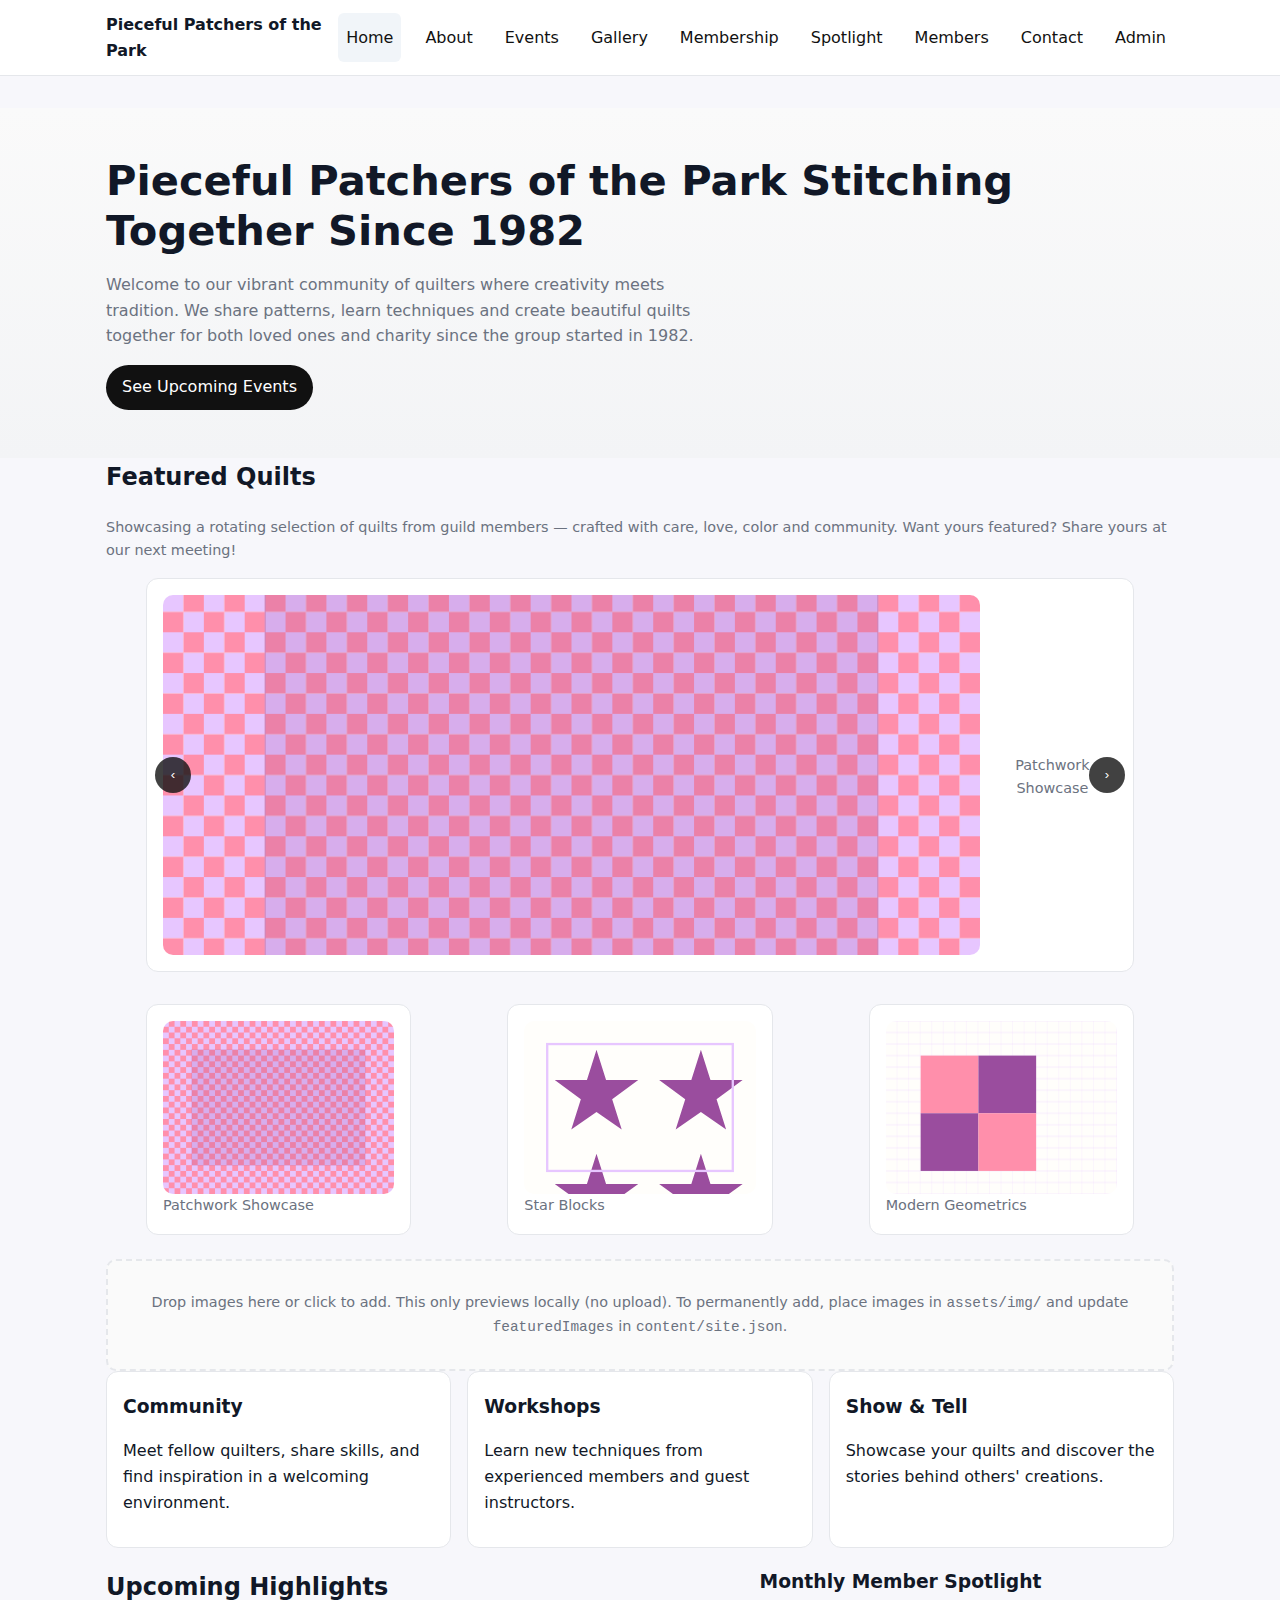
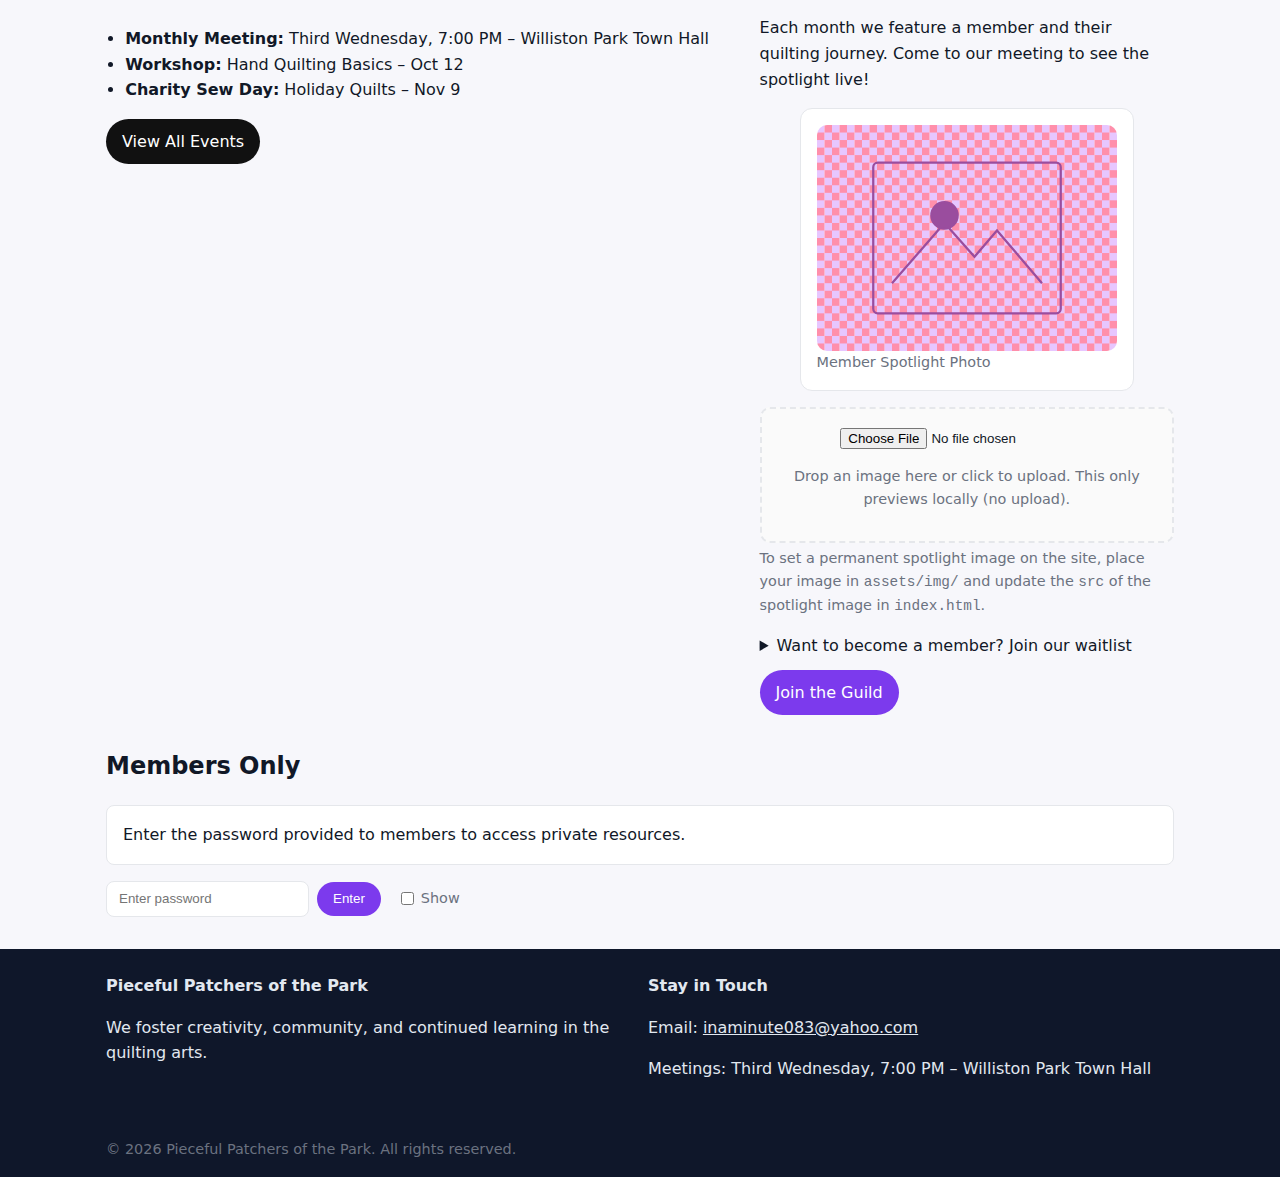
<file: index.html>
<!DOCTYPE html>
<html lang="en">
<head>
  <meta charset="utf-8" />
  <meta name="viewport" content="width=device-width, initial-scale=1" />
  <title>Redirecting…</title>
  <meta http-equiv="refresh" content="0; url=./quilt/" />
  <link rel="canonical" href="./quilt/" />
  <style>
    body{font-family: system-ui, -apple-system, Segoe UI, Roboto, Inter, sans-serif; margin:0; display:grid; place-items:center; min-height:100vh; color:#333}
    .card{border:1px solid #e7e7e7; border-radius:12px; padding:24px; max-width:520px; text-align:center; box-shadow:0 2px 8px rgba(0,0,0,.05)}
    a{color:#6b46c1; text-decoration:none}
    a:hover{text-decoration:underline}
  </style>
  <script>
    // JS redirect as a fallback if meta refresh is blocked
    window.location.replace('./quilt/');
  </script>
</head>
<body>
  <div class="card">
    <h1>Redirecting to Quilt Guild…</h1>
    <p>If you are not redirected automatically, <a href="./quilt/">click here to continue</a>.</p>
  </div>
</body>
</html>
</file>
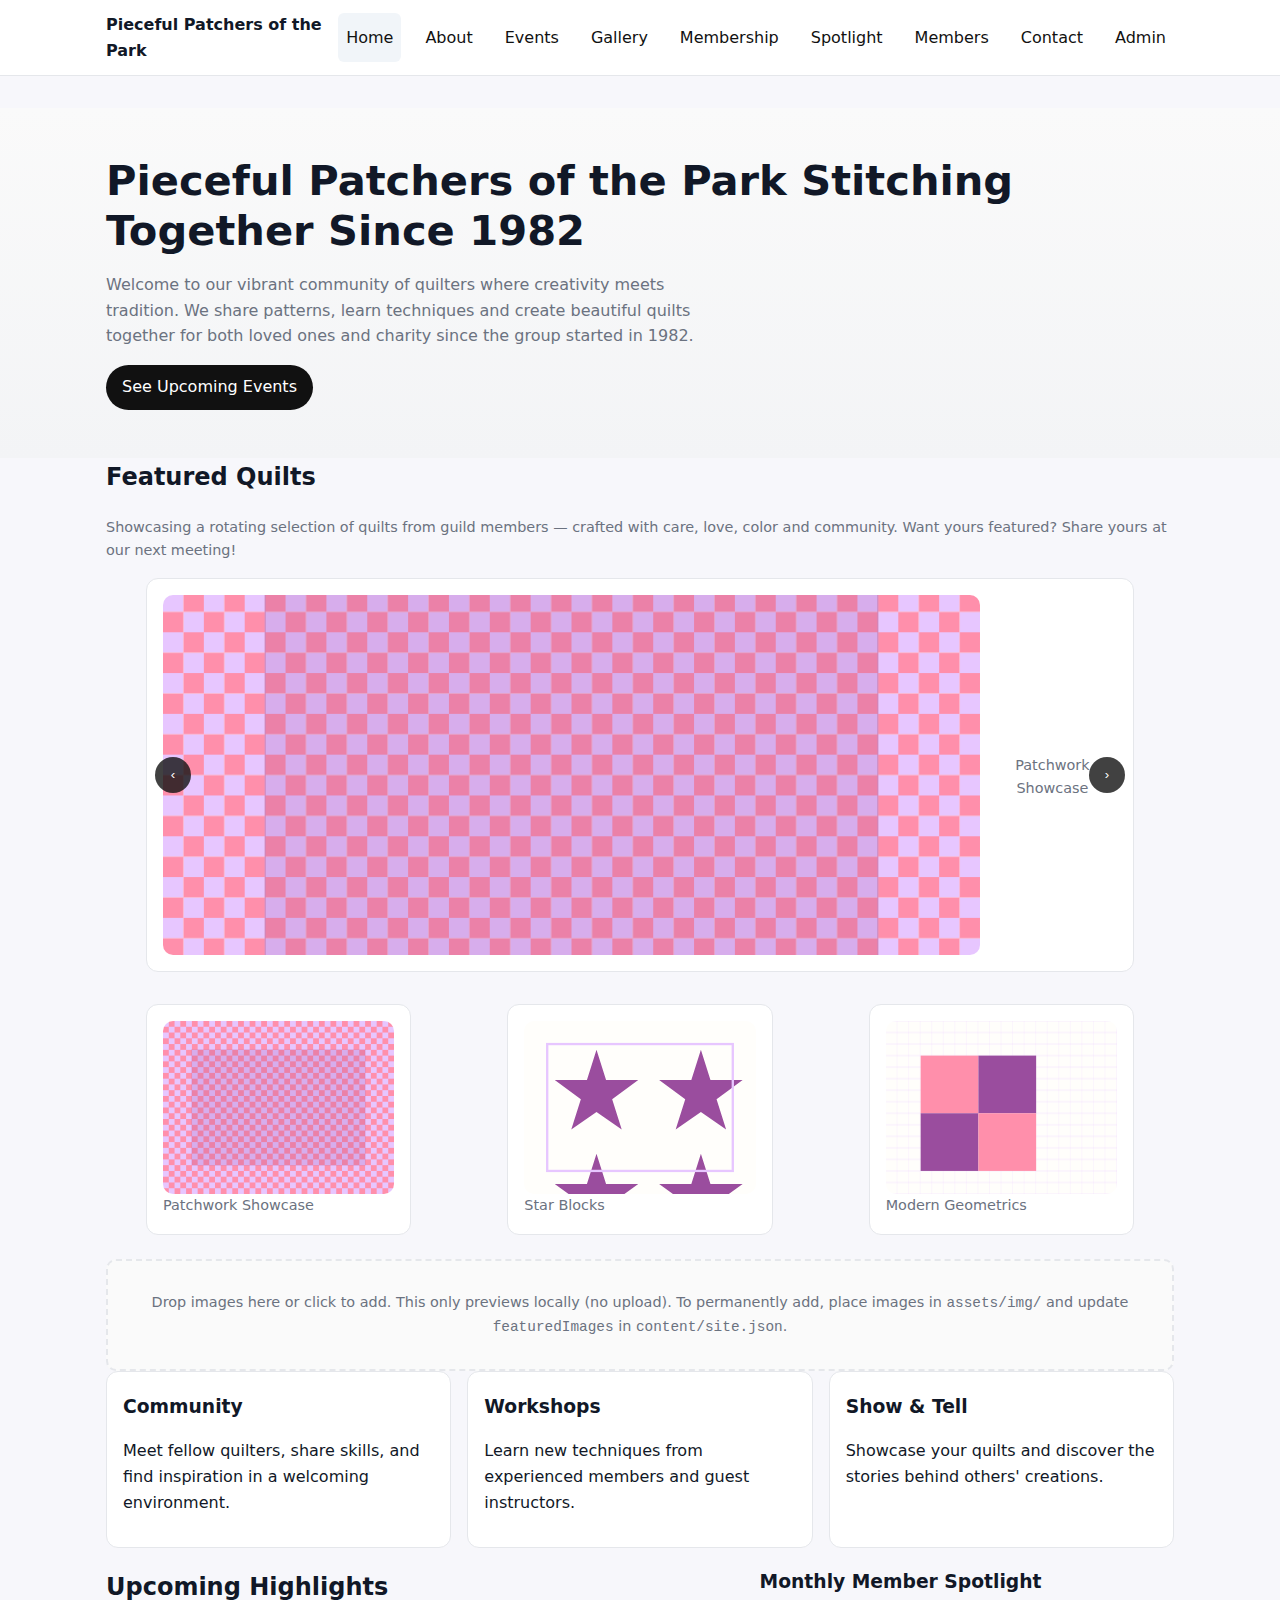
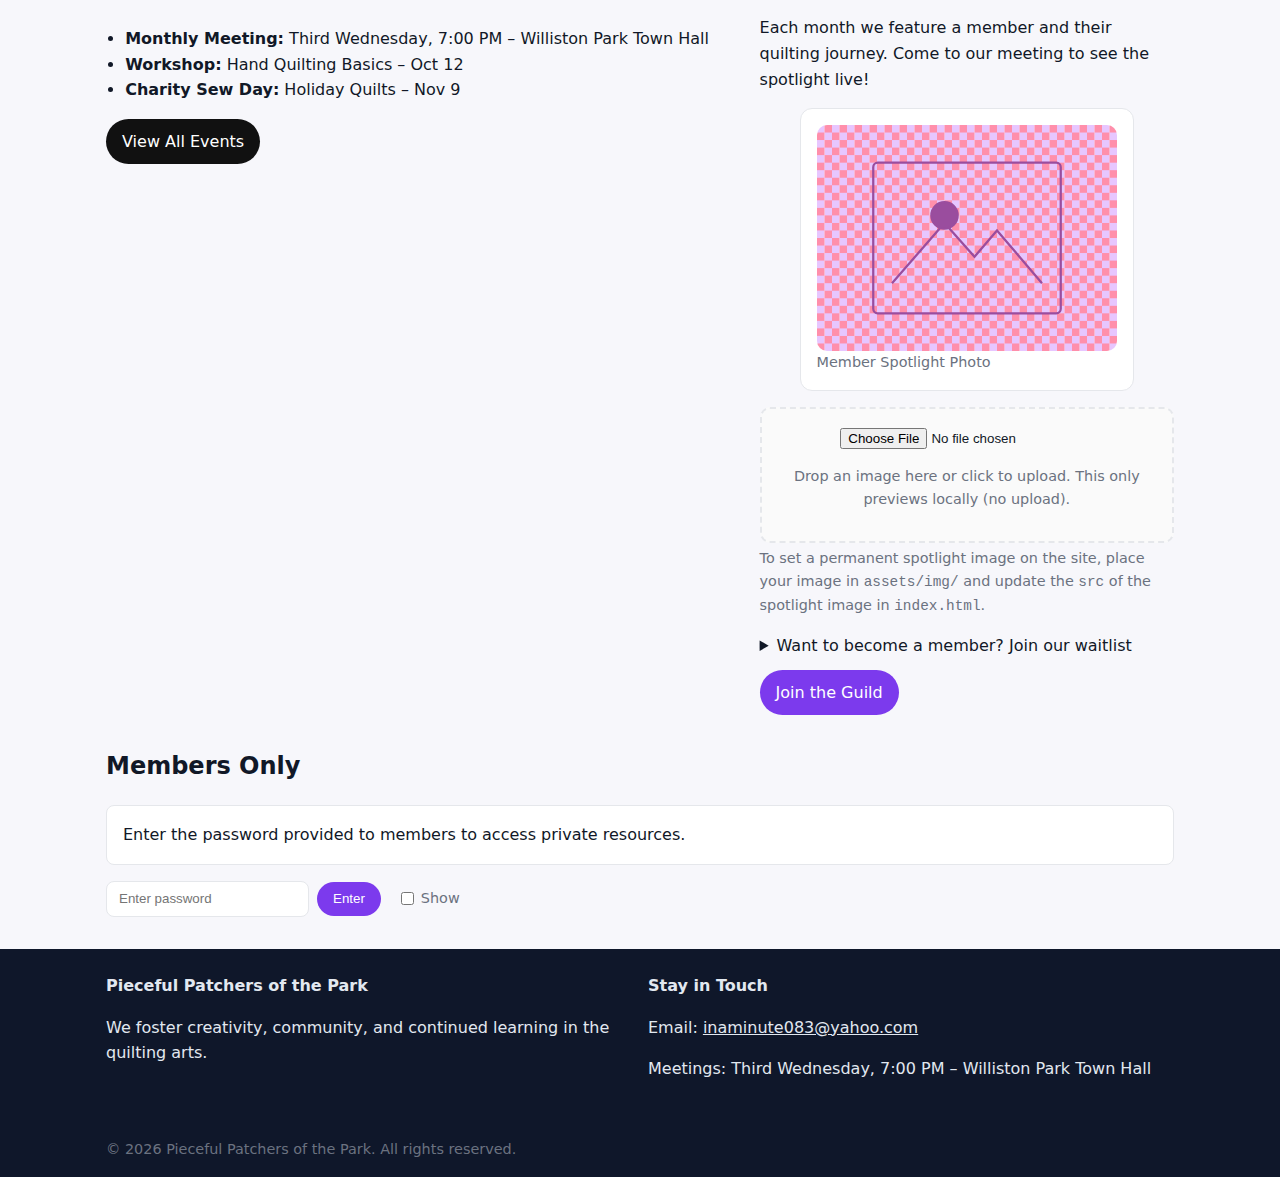
<file: quilt/index.html>
<!DOCTYPE html>
<html lang="en">
<head>
  <meta charset="UTF-8" />
  <meta name="viewport" content="width=device-width, initial-scale=1.0" />
  <title>Pieceful Patchers of the Park | Home</title>
  <meta name="description" content="Pieceful Patchers of the Park: Stitching together since 1982. A vibrant community where creativity meets tradition." />
  <link rel="icon" href="assets/img/favicon.svg" type="image/svg+xml" />
  <meta property="og:type" content="website" />
  <meta property="og:title" content="Pieceful Patchers of the Park" />
  <meta property="og:description" content="Stitching together since 1982. A vibrant community where creativity meets tradition." />
  <meta property="og:image" content="https://piecefulpatchers.com/assets/img/featured1.svg" />
  <meta property="og:url" content="https://piecefulpatchers.com/" />
  <meta name="twitter:card" content="summary_large_image" />
  <link rel="preconnect" href="https://fonts.googleapis.com">
  <link rel="preconnect" href="https://fonts.gstatic.com" crossorigin>
  <link href="https://fonts.googleapis.com/css2?family=Inter:wght@400;600;700&display=swap" rel="stylesheet">
  <link rel="stylesheet" href="assets/css/styles.css" />
</head>
<body>
  <header class="site-header">
    <div class="container flex between center">
      <a class="logo" href="index.html">Pieceful Patchers of the Park</a>
      <button class="nav-toggle" aria-label="Open Menu" aria-expanded="false">☰</button>
      <nav class="site-nav" aria-label="Main Navigation">
        <ul>
          <li><a class="active" href="index.html">Home</a></li>
          <li><a href="about.html">About</a></li>
          <li><a href="events.html">Events</a></li>
          <li><a href="gallery.html">Gallery</a></li>
          <li><a href="membership.html">Membership</a></li>
          <li><a href="spotlight.html">Spotlight</a></li>
          <li><a href="index.html#members-heading">Members</a></li>
          <li><a href="contact.html">Contact</a></li>
          <li><a href="admin/">Admin</a></li>
        </ul>
      </nav>
    </div>
  </header>

  <main>
    <section class="hero">
      <div class="container">
        <h1>
          <span class="hero-title-line1">Pieceful Patchers of the Park</span>
          <span class="hero-title-line2">Stitching Together Since 1982</span>
        </h1>
        <p>Welcome to our vibrant community of quilters where creativity meets tradition. We share patterns, learn techniques and create beautiful quilts together for both loved ones and charity since the group started in 1982.</p>
        <div class="actions">
          <a class="btn" href="events.html">See Upcoming Events</a>
        </div>
      </div>
    </section>

    <section class="container featured">
      <h2>Featured Quilts</h2>
      <p id="featured-tagline" class="tiny">Showcasing a rotating selection of quilts from guild members — crafted with care, love, color and community. Want yours featured? Share yours at our next meeting!</p>
      <figure class="featured-slideshow card" aria-label="Featured slideshow">
        <button class="slide-nav prev" id="feat-prev" aria-label="Previous">‹</button>
        <img id="featured-slide" src="assets/img/featured1.svg" alt="Featured quilt" />
        <figcaption id="featured-slide-caption" class="tiny">Patchwork Showcase</figcaption>
        <button class="slide-nav next" id="feat-next" aria-label="Next">›</button>
      </figure>
      <div class="featured-grid">
        <figure class="card"><img src="assets/img/featured1.svg" alt="Colorful patchwork quilt" /><figcaption class="tiny">Patchwork Showcase</figcaption></figure>
        <figure class="card"><img src="assets/img/featured2.svg" alt="Star block quilt" /><figcaption class="tiny">Star Blocks</figcaption></figure>
        <figure class="card"><img src="assets/img/featured3.svg" alt="Modern geometric quilt" /><figcaption class="tiny">Modern Geometrics</figcaption></figure>
      </div>
      <div class="dropzone" id="featured-dropzone">
        <input type="file" id="featured-upload" accept="image/*" multiple aria-label="Add more featured images" style="display:none" />
        <p class="tiny">Drop images here or click to add. This only previews locally (no upload). To permanently add, place images in <code>assets/img/</code> and update <code>featuredImages</code> in <code>content/site.json</code>.</p>
      </div>
    </section>

    <section class="features container grid three">
      <article class="card">
        <h3>Community</h3>
        <p>Meet fellow quilters, share skills, and find inspiration in a welcoming environment.</p>
      </article>
      <article class="card">
        <h3>Workshops</h3>
        <p>Learn new techniques from experienced members and guest instructors.</p>
      </article>
      <article class="card">
        <h3>Show & Tell</h3>
        <p>Showcase your quilts and discover the stories behind others' creations.</p>
      </article>
    </section>

    <section class="container split">
      <div>
        <h2>Upcoming Highlights</h2>
        <ul class="list">
          <li id="meeting-line"><strong>Monthly Meeting:</strong> Third Wednesday, 7:00 PM – Williston Park Town Hall</li>
          <li><strong>Workshop:</strong> Hand Quilting Basics – Oct 12</li>
          <li><strong>Charity Sew Day:</strong> Holiday Quilts – Nov 9</li>
        </ul>
        <a class="btn" href="events.html">View All Events</a>
      </div>
      <div class="callout">
        <h3>Monthly Member Spotlight</h3>
        <p id="spotlight-bio">Each month we feature a member and their quilting journey. Come to our meeting to see the spotlight live!</p>

        <figure class="spotlight-photo card">
          <img id="spotlight-image" src="assets/img/spotlight-placeholder.svg" alt="Member spotlight quilt or portrait placeholder" />
          <figcaption class="tiny">Member Spotlight Photo</figcaption>
        </figure>

        <div class="dropzone" id="spotlight-dropzone">
          <input type="file" id="spotlight-upload" accept="image/*" aria-label="Upload spotlight image" />
          <p class="tiny">Drop an image here or click to upload. This only previews locally (no upload).</p>
        </div>
        <p class="tiny" style="margin-top:.25rem">To set a permanent spotlight image on the site, place your image in <code>assets/img/</code> and update the <code>src</code> of the spotlight image in <code>index.html</code>.</p>

        <details class="waitlist" aria-labelledby="waitlist-summary">
          <summary id="waitlist-summary">Want to become a member? Join our waitlist</summary>
          <form name="waitlist" method="GET" action="mailto:inaminute083@yahoo.com" enctype="text/plain" class="waitlist-form" style="margin-top: .75rem;">

            <div class="grid two">
              <label>
                Full Name
                <input type="text" name="full_name" required />
              </label>
              <label>
                Email
                <input type="email" name="email" required />
              </label>
              <label>
                Address Line 1
                <input type="text" name="address_line1" required />
              </label>
              <label>
                Address Line 2 (optional)
                <input type="text" name="address_line2" />
              </label>
              <label>
                City
                <input type="text" name="city" required />
              </label>
              <label>
                State / Province
                <input type="text" name="state" required />
              </label>
              <label>
                ZIP / Postal Code
                <input type="text" name="zip" required />
              </label>
              <label>
                How did you hear about us?
                <select name="referral" required>
                  <option value="">Select one…</option>
                  <option>Friend/Member</option>
                  <option>Social Media</option>
                  <option>Event</option>
                  <option>Search/Website</option>
                  <option>Other</option>
                </select>
              </label>
            </div>

            <label>
              Additional Notes
              <textarea name="notes" rows="4" placeholder="Tell us about your quilting experience or interests"></textarea>
            </label>

            <button class="btn primary" type="submit">Join Waitlist</button>
            <p class="tiny" style="margin-top:.5rem">After you submit, your email app will open to send us your details. We also copy your message to the clipboard in case your mail app doesn’t open automatically.</p>
          </form>
        </details>

        <div style="margin-top: .75rem;">
          <a class="btn primary" href="membership.html">Join the Guild</a>
        </div>
      </div>
    </section>
  </main>

  <section class="container members" aria-labelledby="members-heading">
    <h2 id="members-heading">Members Only</h2>
    <p class="notice">Enter the password provided to members to access private resources.</p>
    <div class="gate" id="members-gate">
      <label for="members-password" class="sr-only">Password</label>
      <input type="password" id="members-password" placeholder="Enter password" aria-label="Members password" />
      <button class="btn primary" id="members-enter">Enter</button>
      <label class="tiny" style="display:inline-flex; align-items:center; gap:.25rem; margin-left:.5rem;">
        <input type="checkbox" id="members-show" aria-label="Show password" /> Show
      </label>
      <span id="members-caps" class="tiny" style="color:#92400e; display:none; margin-left:.5rem;">Caps Lock is ON</span>
      <span id="members-error" class="tiny" style="color:#c2410c; display:none; margin-left:.5rem;">Incorrect password. Please try again.</span>
    </div>
    <div class="content hidden" id="members-content">
      <div class="grid two">
        <div class="card">
          <h3>Newsletter Archive</h3>
          <ul class="list">
            <li><a href="#">September 2025</a></li>
            <li><a href="#">August 2025</a></li>
            <li><a href="#">July 2025</a></li>
          </ul>
        </div>
        <div class="card">
          <h3>Member Resources</h3>
          <ul class="list">
            <li><a href="#">Bylaws (PDF)</a></li>
            <li><a href="#">Block of the Month Instructions</a></li>
            <li><a href="#">Volunteer Sign-ups</a></li>
          </ul>
        </div>
        <div class="card">
          <h3>Patterns</h3>
          <p class="tiny">Go to members area → Patterns tab to view and download pattern PDFs.</p>
          <a class="btn" href="resources.html#tab=patterns">Open Patterns</a>
        </div>
        <div class="card">
          <h3>Charity</h3>
          <p class="tiny">Guidelines and sizes for our charity quilt projects.</p>
          <a class="btn" href="resources.html#tab=charity">Open Charity</a>
        </div>
      </div>
      <div style="margin-top: .75rem; display:flex; gap:.5rem; flex-wrap:wrap;">
        <a class="btn" href="newsletters.html">View Newsletters</a>
        <a class="btn" href="resources.html">Member Resources</a>
        <a class="btn" href="resources.html#tab=patterns">Patterns</a>
        <a class="btn" href="resources.html#tab=charity">Charity</a>
        <a class="btn" href="hospitality.html">Hospitality &amp; Dark Horse</a>
      </div>
      <div style="margin-top: .5rem;">
        <button class="btn" id="members-logout" type="button">Logout</button>
      </div>
    </div>
  </section>

  <footer class="site-footer">
    <div class="container grid two">
      <div>
        <h4>Pieceful Patchers of the Park</h4>
        <p>We foster creativity, community, and continued learning in the quilting arts.</p>
      </div>
      <div>
        <h4>Stay in Touch</h4>
        <p>Email: <a href="mailto:inaminute083@yahoo.com">inaminute083@yahoo.com</a></p>
        <p>Meetings: Third Wednesday, 7:00 PM – Williston Park Town Hall</p>
      </div>
    </div>
    <div class="container tiny">© <span id="year"></span> Pieceful Patchers of the Park. All rights reserved.</div>
  </footer>

  <script src="assets/js/main.js?v=20251003-2014"></script>
  <!-- Netlify Identity widget to handle email confirmation redirects and login -->
  <script src="https://identity.netlify.com/v1/netlify-identity-widget.js"></script>
  <script>
    if (window.netlifyIdentity) {
      window.netlifyIdentity.on('init', function(user){
        if (!user) {
          window.netlifyIdentity.on('login', function(){ document.location.href = '/admin/'; });
        }
      });
    }
  </script>
</body>
</html>
</file>
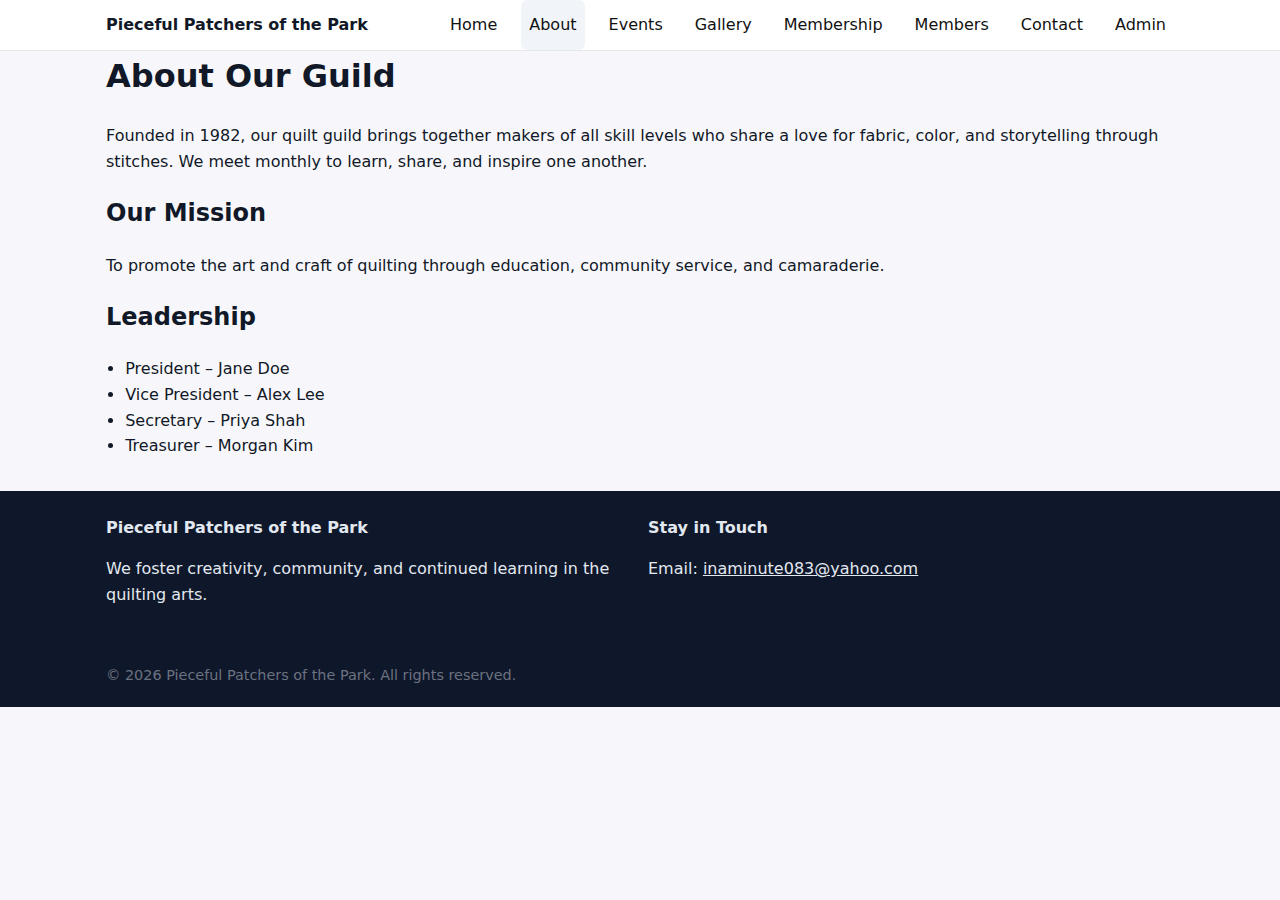
<file: quilt/about.html>
<!DOCTYPE html>
<html lang="en">
<head>
  <meta charset="UTF-8" />
  <meta name="viewport" content="width=device-width, initial-scale=1.0" />
  <title>Pieceful Patchers of the Park | About</title>
  <meta name="description" content="About Pieceful Patchers of the Park — founded in 1982 to foster creativity, community, and quilting arts." />
  <link rel="icon" href="assets/img/favicon.svg" type="image/svg+xml" />
  <meta property="og:type" content="website" />
  <meta property="og:title" content="About | Pieceful Patchers of the Park" />
  <meta property="og:description" content="Founded in 1982. Learn about our mission and community." />
  <meta property="og:image" content="https://piecefulpatchers.com/assets/img/featured2.svg" />
  <meta property="og:url" content="https://piecefulpatchers.com/about.html" />
  <meta name="twitter:card" content="summary_large_image" />
  <link rel="preconnect" href="https://fonts.googleapis.com">
  <link rel="preconnect" href="https://fonts.gstatic.com" crossorigin>
  <link href="https://fonts.googleapis.com/css2?family=Inter:wght@400;600;700&display=swap" rel="stylesheet">
  <link rel="stylesheet" href="assets/css/styles.css" />
</head>
<body>
  <header class="site-header">
    <div class="container flex between center">
      <a class="logo" href="index.html">Pieceful Patchers of the Park</a>
      <button class="nav-toggle" aria-label="Open Menu" aria-expanded="false">☰</button>
      <nav class="site-nav" aria-label="Main Navigation">
        <ul>
          <li><a href="index.html">Home</a></li>
          <li><a class="active" href="about.html">About</a></li>
          <li><a href="events.html">Events</a></li>
          <li><a href="gallery.html">Gallery</a></li>
          <li><a href="membership.html">Membership</a></li>
          <li><a href="index.html#members-heading">Members</a></li>
          <li><a href="contact.html">Contact</a></li>
          <li><a href="admin/">Admin</a></li>
        </ul>
      </nav>
    </div>
  </header>

  <main class="container page">
    <h1>About Our Guild</h1>
    <p>Founded in 1982, our quilt guild brings together makers of all skill levels who share a love for fabric, color, and storytelling through stitches. We meet monthly to learn, share, and inspire one another.</p>

    <h2>Our Mission</h2>
    <p>To promote the art and craft of quilting through education, community service, and camaraderie.</p>

    <h2>Leadership</h2>
    <ul class="list">
      <li>President – Jane Doe</li>
      <li>Vice President – Alex Lee</li>
      <li>Secretary – Priya Shah</li>
      <li>Treasurer – Morgan Kim</li>
    </ul>
  </main>

  <footer class="site-footer">
    <div class="container grid two">
      <div>
        <h4>Pieceful Patchers of the Park</h4>
        <p>We foster creativity, community, and continued learning in the quilting arts.</p>
      </div>
      <div>
        <h4>Stay in Touch</h4>
        <p>Email: <a href="mailto:inaminute083@yahoo.com">inaminute083@yahoo.com</a></p>
      </div>
    </div>
    <div class="container tiny">© <span id="year"></span> Pieceful Patchers of the Park. All rights reserved.</div>
  </footer>
  <script src="assets/js/main.js"></script>
</body>
</html>
</file>
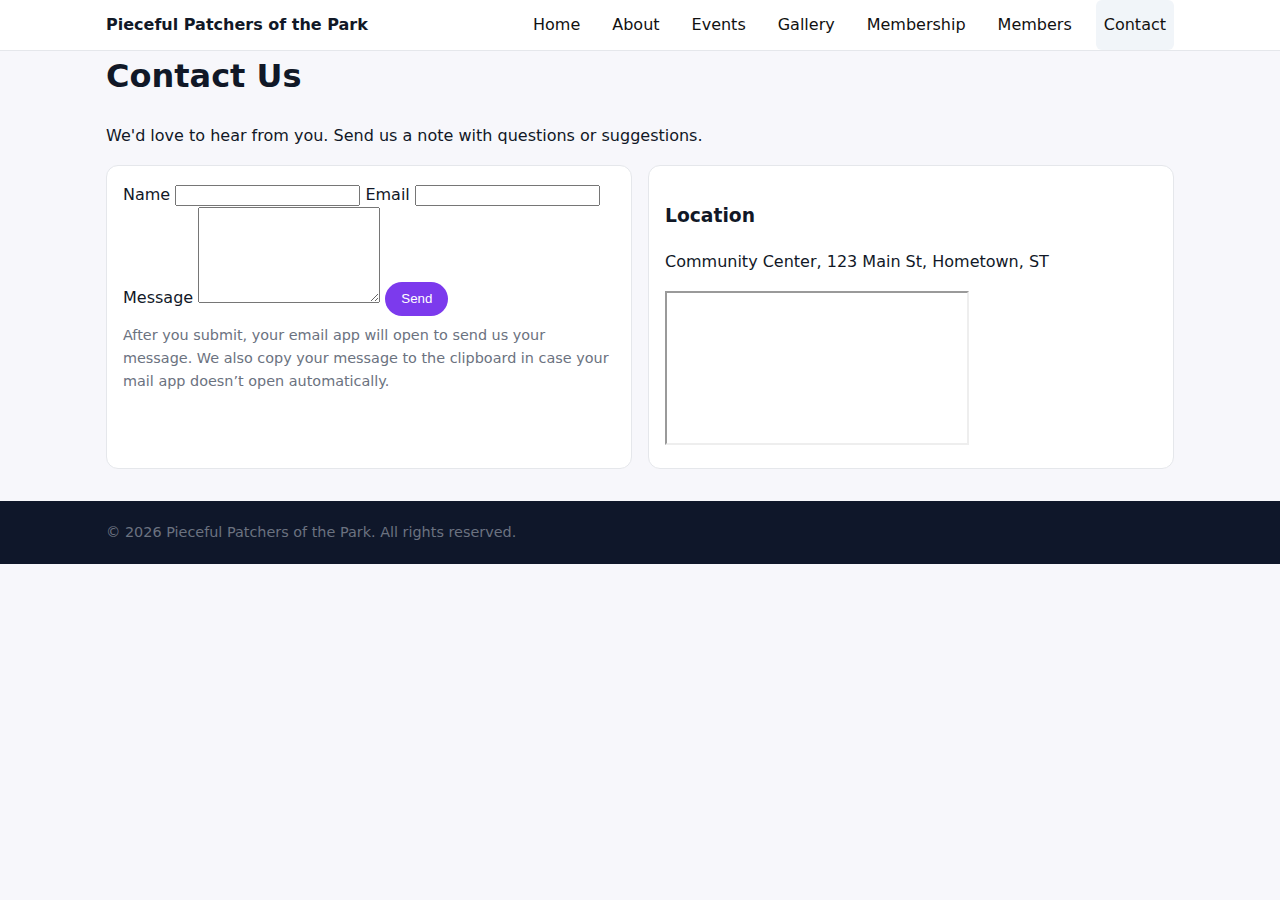
<file: quilt/contact.html>
<!DOCTYPE html>
<html lang="en">
<head>
  <meta charset="UTF-8" />
  <meta name="viewport" content="width=device-width, initial-scale=1.0" />
  <title>Pieceful Patchers of the Park | Contact</title>
  <meta name="description" content="Contact Pieceful Patchers of the Park with questions or suggestions." />
  <link rel="icon" href="assets/img/favicon.svg" type="image/svg+xml" />
  <meta property="og:type" content="website" />
  <meta property="og:title" content="Contact | Pieceful Patchers of the Park" />
  <meta property="og:description" content="Get in touch with our guild." />
  <meta property="og:image" content="https://piecefulpatchers.com/assets/img/featured3.svg" />
  <meta property="og:url" content="https://piecefulpatchers.com/contact.html" />
  <meta name="twitter:card" content="summary_large_image" />
  <link rel="preconnect" href="https://fonts.googleapis.com">
  <link rel="preconnect" href="https://fonts.gstatic.com" crossorigin>
  <link href="https://fonts.googleapis.com/css2?family=Inter:wght@400;600;700&display=swap" rel="stylesheet">
  <link rel="stylesheet" href="assets/css/styles.css" />
</head>
<body>
  <header class="site-header">
    <div class="container flex between center">
      <a class="logo" href="index.html">Pieceful Patchers of the Park</a>
      <button class="nav-toggle" aria-label="Open Menu" aria-expanded="false">☰</button>
      <nav class="site-nav" aria-label="Main Navigation">
        <ul>
          <li><a href="index.html">Home</a></li>
          <li><a href="about.html">About</a></li>
          <li><a href="events.html">Events</a></li>
          <li><a href="gallery.html">Gallery</a></li>
          <li><a href="membership.html">Membership</a></li>
          <li><a class="" href="index.html#members-heading">Members</a></li>
          <li><a class="active" href="contact.html">Contact</a></li>
        </ul>
      </nav>
    </div>
  </header>

  <main class="container page">
    <h1>Contact Us</h1>
    <p>We'd love to hear from you. Send us a note with questions or suggestions.</p>

    <div class="grid two">
      <form name="contact" method="GET" action="mailto:inaminute083@yahoo.com" enctype="text/plain" class="card">
        
        <label>
          Name
          <input type="text" name="name" required />
        </label>
        <label>
          Email
          <input type="email" name="email" required />
        </label>
        <label>
          Message
          <textarea name="message" rows="6" required></textarea>
        </label>
        <button class="btn primary" type="submit">Send</button>
        <p class="tiny" style="margin-top:.5rem">After you submit, your email app will open to send us your message. We also copy your message to the clipboard in case your mail app doesn’t open automatically.</p>
      </form>

      <div class="card">
        <h3>Location</h3>
        <p>Community Center, 123 Main St, Hometown, ST</p>
        <div class="map">
          <iframe title="map" src="https://maps.google.com/maps?q=123%20Main%20St&t=&z=13&ie=UTF8&iwloc=&output=embed"></iframe>
        </div>
      </div>
    </div>
  </main>

  <footer class="site-footer">
    <div class="container tiny">© <span id="year"></span> Pieceful Patchers of the Park. All rights reserved.</div>
  </footer>
  <script src="assets/js/main.js"></script>
</body>
</html>
</file>
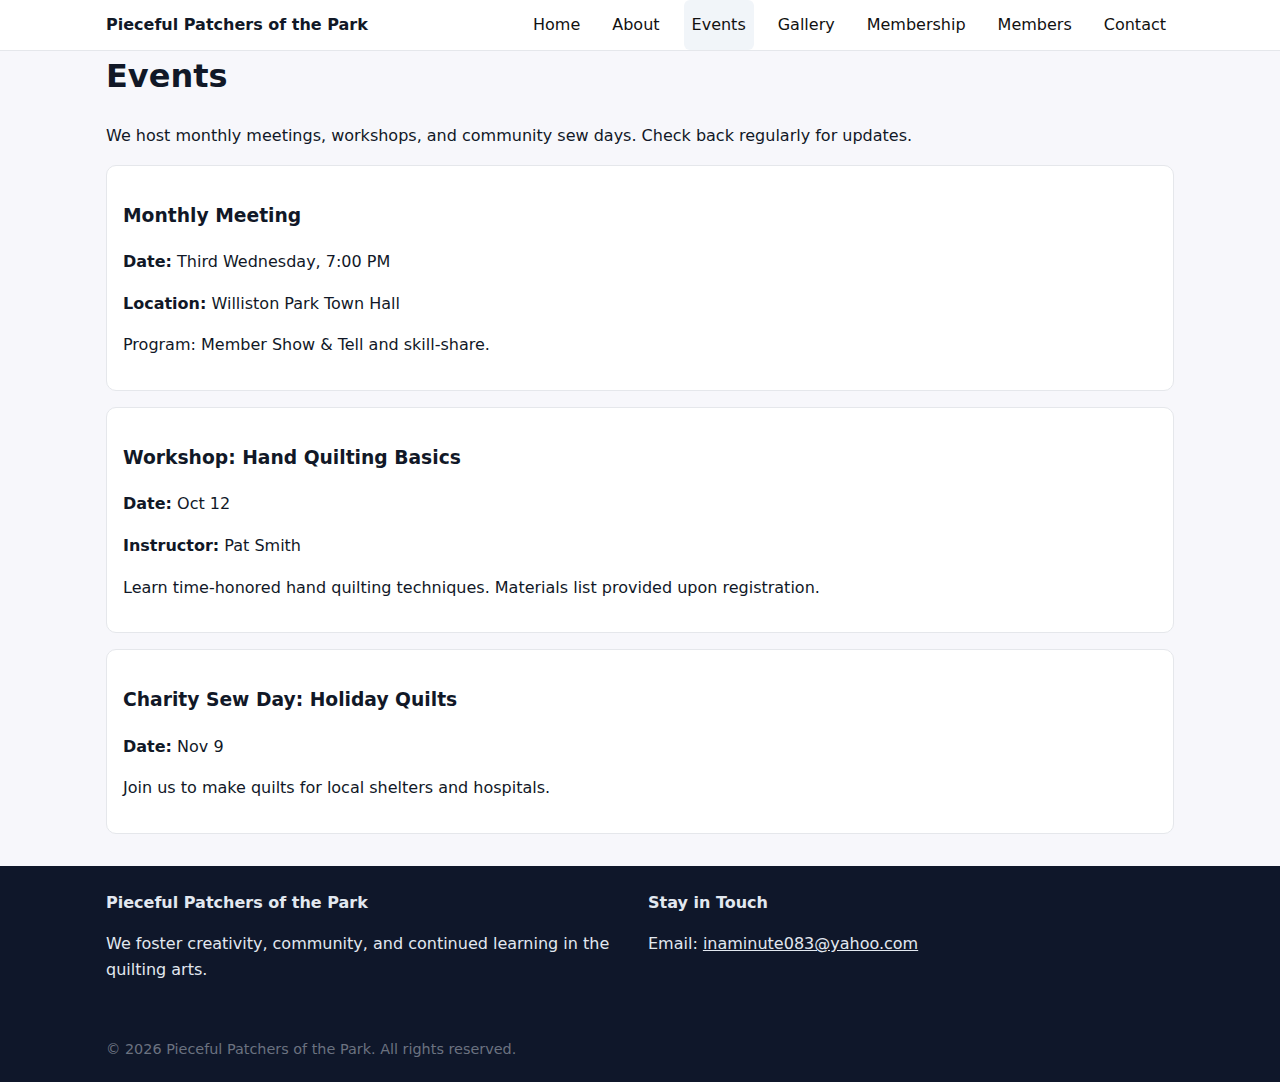
<file: quilt/events.html>
<!DOCTYPE html>
<html lang="en">
<head>
  <meta charset="UTF-8" />
  <meta name="viewport" content="width=device-width, initial-scale=1.0" />
  <title>Pieceful Patchers of the Park | Events</title>
  <meta name="description" content="Events at Pieceful Patchers of the Park — meetings, workshops, and sew days." />
  <link rel="icon" href="assets/img/favicon.svg" type="image/svg+xml" />
  <meta property="og:type" content="website" />
  <meta property="og:title" content="Events | Pieceful Patchers of the Park" />
  <meta property="og:description" content="See upcoming meetings, workshops, and charity sew days." />
  <meta property="og:image" content="https://piecefulpatchers.com/assets/img/featured3.svg" />
  <meta property="og:url" content="https://piecefulpatchers.com/events.html" />
  <meta name="twitter:card" content="summary_large_image" />
  <link rel="preconnect" href="https://fonts.googleapis.com">
  <link rel="preconnect" href="https://fonts.gstatic.com" crossorigin>
  <link href="https://fonts.googleapis.com/css2?family=Inter:wght@400;600;700&display=swap" rel="stylesheet">
  <link rel="stylesheet" href="assets/css/styles.css" />
</head>
<body>
  <header class="site-header">
    <div class="container flex between center">
      <a class="logo" href="index.html">Pieceful Patchers of the Park</a>
      <button class="nav-toggle" aria-label="Open Menu" aria-expanded="false">☰</button>
      <nav class="site-nav" aria-label="Main Navigation">
        <ul>
          <li><a href="index.html">Home</a></li>
          <li><a href="about.html">About</a></li>
          <li><a class="active" href="events.html">Events</a></li>
          <li><a href="gallery.html">Gallery</a></li>
          <li><a href="membership.html">Membership</a></li>
          <li><a href="index.html#members-heading">Members</a></li>
          <li><a href="contact.html">Contact</a></li>
        </ul>
      </nav>
    </div>
  </header>

  <main class="container page">
    <h1>Events</h1>
    <p>We host monthly meetings, workshops, and community sew days. Check back regularly for updates.</p>

    <div class="events">
      <article class="event">
        <h3>Monthly Meeting</h3>
        <p><strong>Date:</strong> Third Wednesday, 7:00 PM</p>
        <p><strong>Location:</strong> Williston Park Town Hall</p>
        <p>Program: Member Show & Tell and skill-share.</p>
      </article>
      <article class="event">
        <h3>Workshop: Hand Quilting Basics</h3>
        <p><strong>Date:</strong> Oct 12</p>
        <p><strong>Instructor:</strong> Pat Smith</p>
        <p>Learn time-honored hand quilting techniques. Materials list provided upon registration.</p>
      </article>
      <article class="event">
        <h3>Charity Sew Day: Holiday Quilts</h3>
        <p><strong>Date:</strong> Nov 9</p>
        <p>Join us to make quilts for local shelters and hospitals.</p>
      </article>
    </div>
  </main>

  <footer class="site-footer">
    <div class="container grid two">
      <div>
        <h4>Pieceful Patchers of the Park</h4>
        <p>We foster creativity, community, and continued learning in the quilting arts.</p>
      </div>
      <div>
        <h4>Stay in Touch</h4>
        <p>Email: <a href="mailto:inaminute083@yahoo.com">inaminute083@yahoo.com</a></p>
      </div>
    </div>
    <div class="container tiny">© <span id="year"></span> Pieceful Patchers of the Park. All rights reserved.</div>
  </footer>
  <script src="assets/js/main.js"></script>
</body>
</html>
</file>
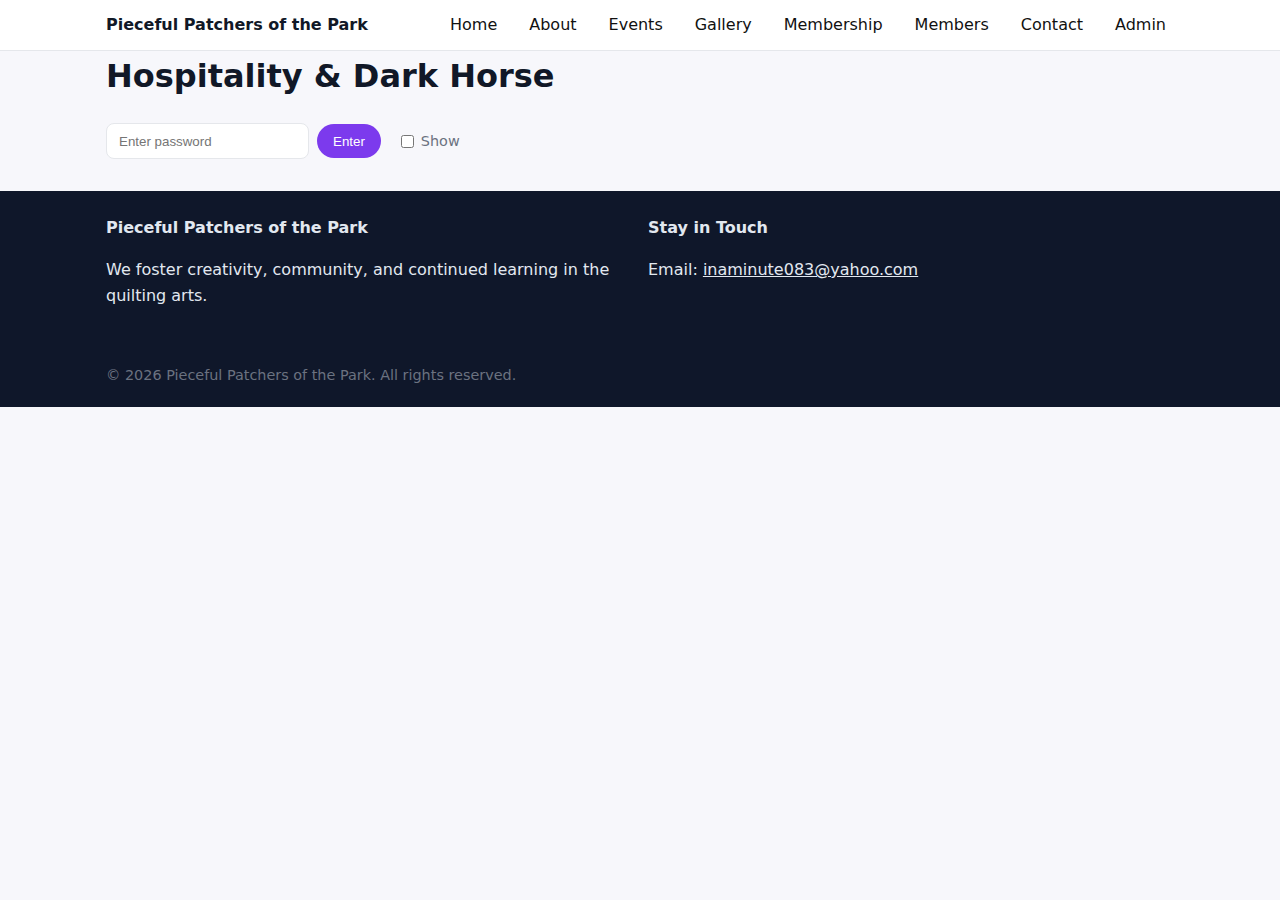
<file: quilt/hospitality.html>
<!DOCTYPE html>
<html lang="en">
<head>
  <meta charset="UTF-8" />
  <meta name="viewport" content="width=device-width, initial-scale=1.0" />
  <title>Hospitality & Dark Horse</title>
  <link rel="icon" href="assets/img/favicon.svg" type="image/svg+xml" />
  <link rel="preconnect" href="https://fonts.googleapis.com">
  <link rel="preconnect" href="https://fonts.gstatic.com" crossorigin>
  <link href="https://fonts.googleapis.com/css2?family=Inter:wght@400;600;700&display=swap" rel="stylesheet">
  <link rel="stylesheet" href="assets/css/styles.css" />
</head>
<body>
  <header class="site-header">
    <div class="container flex between center">
      <a class="logo" href="index.html">Pieceful Patchers of the Park</a>
      <button class="nav-toggle" aria-label="Open Menu" aria-expanded="false">☰</button>
      <nav class="site-nav" aria-label="Main Navigation">
        <ul>
          <li><a href="index.html">Home</a></li>
          <li><a href="about.html">About</a></li>
          <li><a href="events.html">Events</a></li>
          <li><a href="gallery.html">Gallery</a></li>
          <li><a href="membership.html">Membership</a></li>
          <li><a href="index.html#members-heading">Members</a></li>
          <li><a href="contact.html">Contact</a></li>
          <li><a href="admin/">Admin</a></li>
        </ul>
      </nav>
    </div>
  </header>

  <main class="container page">
    <h1>Hospitality & Dark Horse</h1>
    <div class="gate" id="members-gate" style="margin-bottom: .75rem;">
      <label for="members-password" class="sr-only">Password</label>
      <input type="password" id="members-password" placeholder="Enter password" aria-label="Members password" />
      <button class="btn primary" id="members-enter" type="button">Enter</button>
      <label class="tiny" style="display:inline-flex; align-items:center; gap:.25rem; margin-left:.5rem;">
        <input type="checkbox" id="members-show" aria-label="Show password" /> Show
      </label>
      <span id="members-caps" class="tiny" style="color:#92400e; display:none; margin-left:.5rem;">Caps Lock is ON</span>
      <span id="members-error" class="tiny" style="color:#c2410c; display:none; margin-left:.5rem;">Incorrect password. Please try again.</span>
    </div>
    <p id="res-locked" class="tiny" style="display:none; color:#6b7280;">This area is for members only. Enter the password to view.</p>

    <div class="content hidden" id="members-content">
      <h2 id="hosp-title" style="margin-top:0"></h2>
      <div id="hospitality-grid" class="hosp-grid"></div>
      <div class="group-actions">
        <button class="btn" id="members-logout" type="button">Logout</button>
      </div>
    </div>
  </main>

  <footer class="site-footer">
    <div class="container grid two">
      <div>
        <h4>Pieceful Patchers of the Park</h4>
        <p>We foster creativity, community, and continued learning in the quilting arts.</p>
      </div>
      <div>
        <h4>Stay in Touch</h4>
        <p>Email: <a href="mailto:inaminute083@yahoo.com">inaminute083@yahoo.com</a></p>
      </div>
    </div>
    <div class="container tiny">© <span id="year"></span> Pieceful Patchers of the Park. All rights reserved.</div>
  </footer>

  <script src="assets/js/main.js"></script>
</body>
</html>
</file>
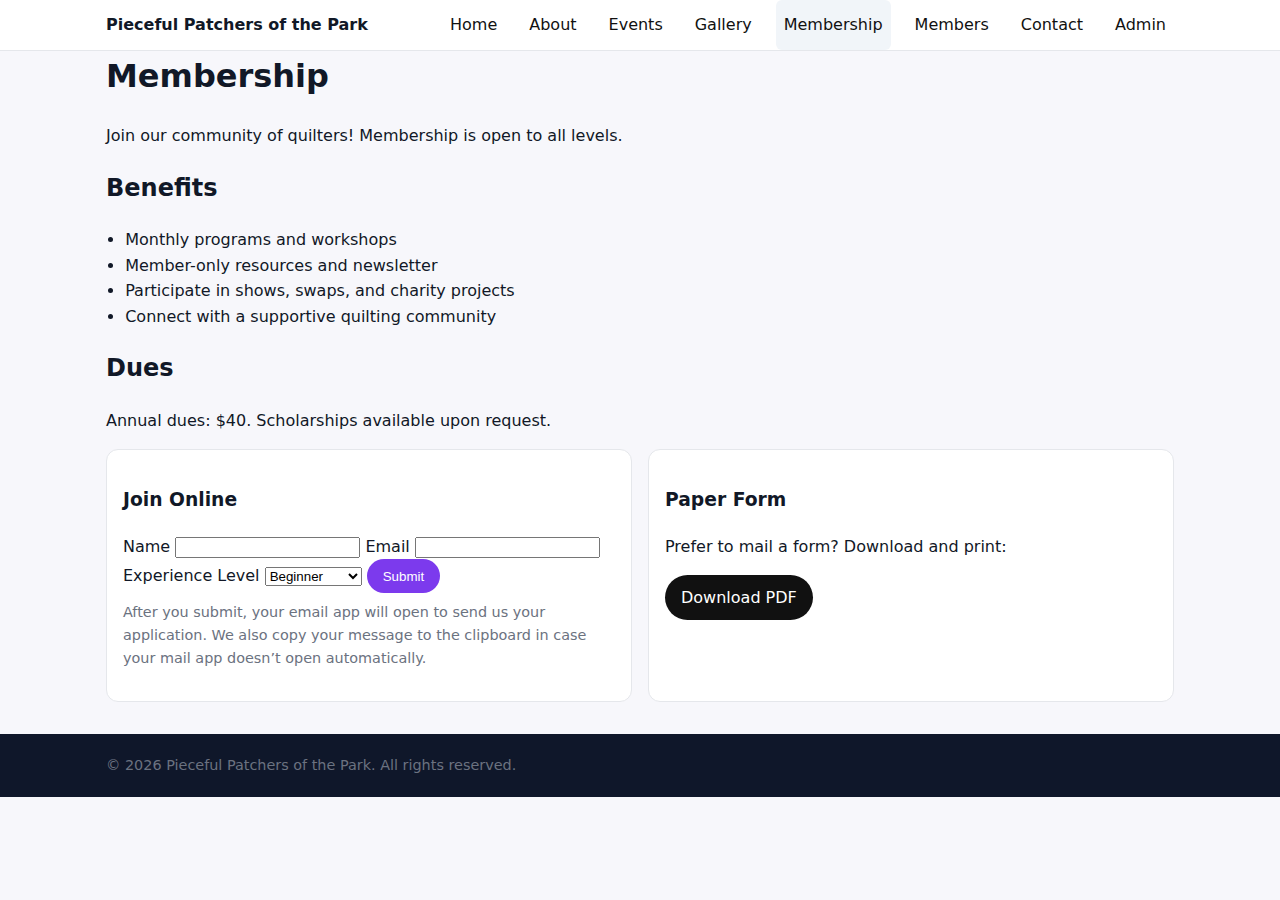
<file: quilt/membership.html>
<!DOCTYPE html>
<html lang="en">
<head>
  <meta charset="UTF-8" />
  <meta name="viewport" content="width=device-width, initial-scale=1.0" />
  <title>Pieceful Patchers of the Park | Membership</title>
  <meta name="description" content="Membership benefits and how to join Pieceful Patchers of the Park." />
  <link rel="icon" href="assets/img/favicon.svg" type="image/svg+xml" />
  <meta property="og:type" content="website" />
  <meta property="og:title" content="Membership | Pieceful Patchers of the Park" />
  <meta property="og:description" content="Learn about benefits and how to join our guild." />
  <meta property="og:image" content="https://piecefulpatchers.com/assets/img/featured2.svg" />
  <meta property="og:url" content="https://piecefulpatchers.com/membership.html" />
  <meta name="twitter:card" content="summary_large_image" />
  <link rel="preconnect" href="https://fonts.googleapis.com">
  <link rel="preconnect" href="https://fonts.gstatic.com" crossorigin>
  <link href="https://fonts.googleapis.com/css2?family=Inter:wght@400;600;700&display=swap" rel="stylesheet">
  <link rel="stylesheet" href="assets/css/styles.css" />
</head>
<body>
  <header class="site-header">
    <div class="container flex between center">
      <a class="logo" href="index.html">Pieceful Patchers of the Park</a>
      <button class="nav-toggle" aria-label="Open Menu" aria-expanded="false">☰</button>
      <nav class="site-nav" aria-label="Main Navigation">
        <ul>
          <li><a href="index.html">Home</a></li>
          <li><a href="about.html">About</a></li>
          <li><a href="events.html">Events</a></li>
          <li><a href="gallery.html">Gallery</a></li>
          <li><a class="active" href="membership.html">Membership</a></li>
          <li><a href="index.html#members-heading">Members</a></li>
          <li><a href="contact.html">Contact</a></li>
          <li><a href="admin/">Admin</a></li>
        </ul>
      </nav>
    </div>
  </header>

  <main class="container page">
    <h1>Membership</h1>
    <p>Join our community of quilters! Membership is open to all levels.</p>

    <h2>Benefits</h2>
    <ul class="list">
      <li>Monthly programs and workshops</li>
      <li>Member-only resources and newsletter</li>
      <li>Participate in shows, swaps, and charity projects</li>
      <li>Connect with a supportive quilting community</li>
    </ul>

    <h2>Dues</h2>
    <p>Annual dues: $40. Scholarships available upon request.</p>

    <div class="grid two">
      <div class="card">
        <h3>Join Online</h3>
        <form name="membership" method="GET" action="mailto:inaminute083@yahoo.com" enctype="text/plain">
          <label>
            Name
            <input type="text" name="name" required />
          </label>
          <label>
            Email
            <input type="email" name="email" required />
          </label>
          <label>
            Experience Level
            <select name="level">
              <option>Beginner</option>
              <option>Intermediate</option>
              <option>Advanced</option>
            </select>
          </label>
          <button class="btn primary" type="submit">Submit</button>
          <p class="tiny" style="margin-top:.5rem">After you submit, your email app will open to send us your application. We also copy your message to the clipboard in case your mail app doesn’t open automatically.</p>
        </form>
      </div>
      <div class="card">
        <h3>Paper Form</h3>
        <p>Prefer to mail a form? Download and print:</p>
        <a class="btn" href="assets/forms/membership.pdf" download>Download PDF</a>
      </div>
    </div>
  </main>

  <footer class="site-footer">
    <div class="container tiny">© <span id="year"></span> Pieceful Patchers of the Park. All rights reserved.</div>
  </footer>
  <script src="assets/js/main.js"></script>
</body>
</html>
</file>
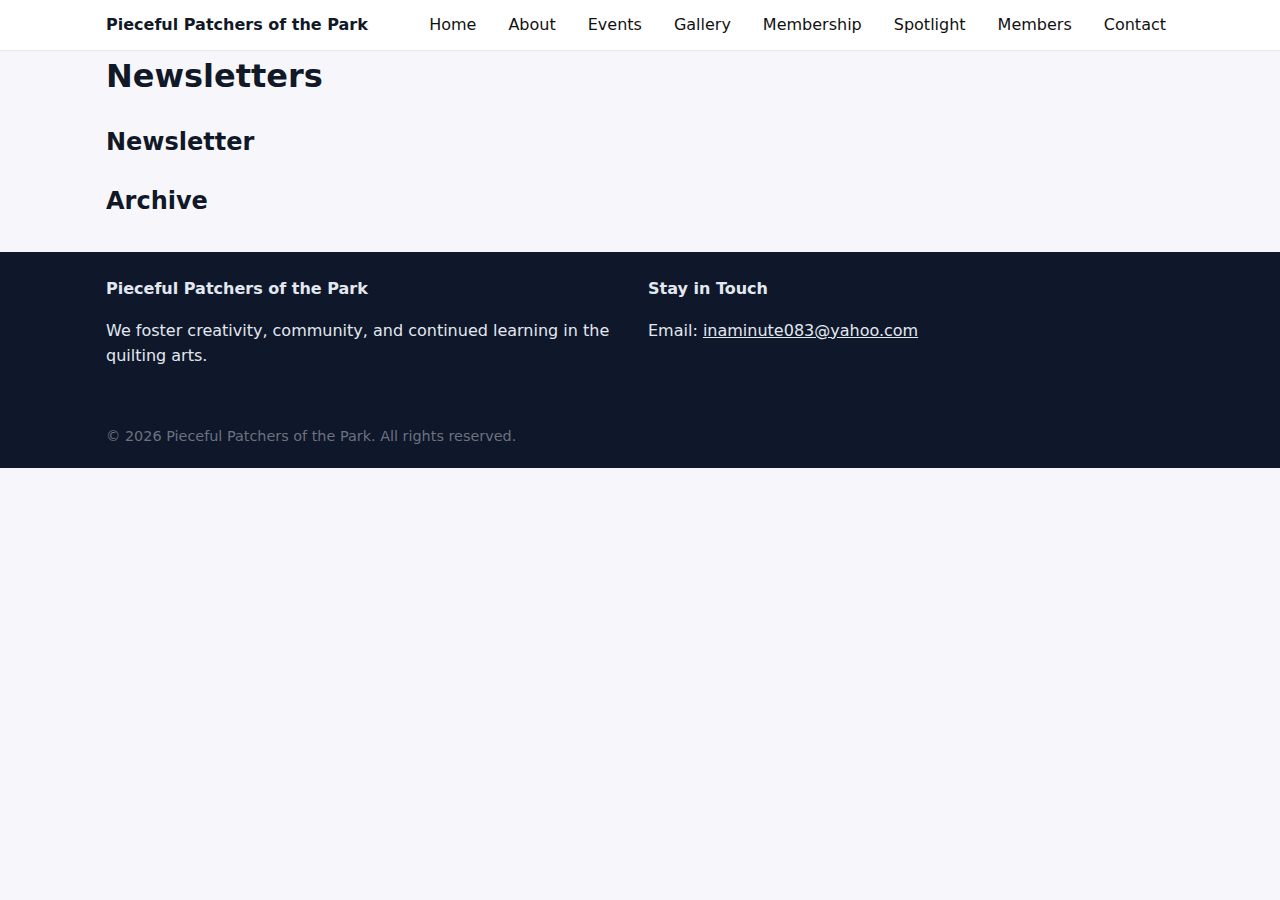
<file: quilt/newsletters.html>
<!DOCTYPE html>
<html lang="en">
<head>
  <meta charset="UTF-8" />
  <meta name="viewport" content="width=device-width, initial-scale=1.0" />
  <title>Newsletters</title>
  <link rel="icon" href="assets/img/favicon.svg" type="image/svg+xml" />
  <link rel="preconnect" href="https://fonts.googleapis.com">
  <link rel="preconnect" href="https://fonts.gstatic.com" crossorigin>
  <link href="https://fonts.googleapis.com/css2?family=Inter:wght@400;600;700&display=swap" rel="stylesheet">
  <link rel="stylesheet" href="assets/css/styles.css" />
</head>
<body>
  <header class="site-header">
    <div class="container flex between center">
      <a class="logo" href="index.html">Pieceful Patchers of the Park</a>
      <button class="nav-toggle" aria-label="Open Menu" aria-expanded="false">☰</button>
      <nav class="site-nav" aria-label="Main Navigation">
        <ul>
          <li><a href="index.html">Home</a></li>
          <li><a href="about.html">About</a></li>
          <li><a href="events.html">Events</a></li>
          <li><a href="gallery.html">Gallery</a></li>
          <li><a href="membership.html">Membership</a></li>
          <li><a href="spotlight.html">Spotlight</a></li>
          <li><a href="index.html#members-heading">Members</a></li>
          <li><a href="contact.html">Contact</a></li>
        </ul>
      </nav>
    </div>
  </header>

  <main class="container page">
    <h1>Newsletters</h1>
    <section>
      <h2>Newsletter</h2>
      <ul id="news-current" class="list"></ul>
    </section>
    <section>
      <h2>Archive</h2>
      <ul id="news-archive" class="list"></ul>
    </section>
  </main>

  <footer class="site-footer">
    <div class="container grid two">
      <div>
        <h4>Pieceful Patchers of the Park</h4>
        <p>We foster creativity, community, and continued learning in the quilting arts.</p>
      </div>
      <div>
        <h4>Stay in Touch</h4>
        <p>Email: <a href="mailto:inaminute083@yahoo.com">inaminute083@yahoo.com</a></p>
      </div>
    </div>
    <div class="container tiny">© <span id="year"></span> Pieceful Patchers of the Park. All rights reserved.</div>
  </footer>

  <script src="assets/js/main.js"></script>
</body>
</html>
</file>
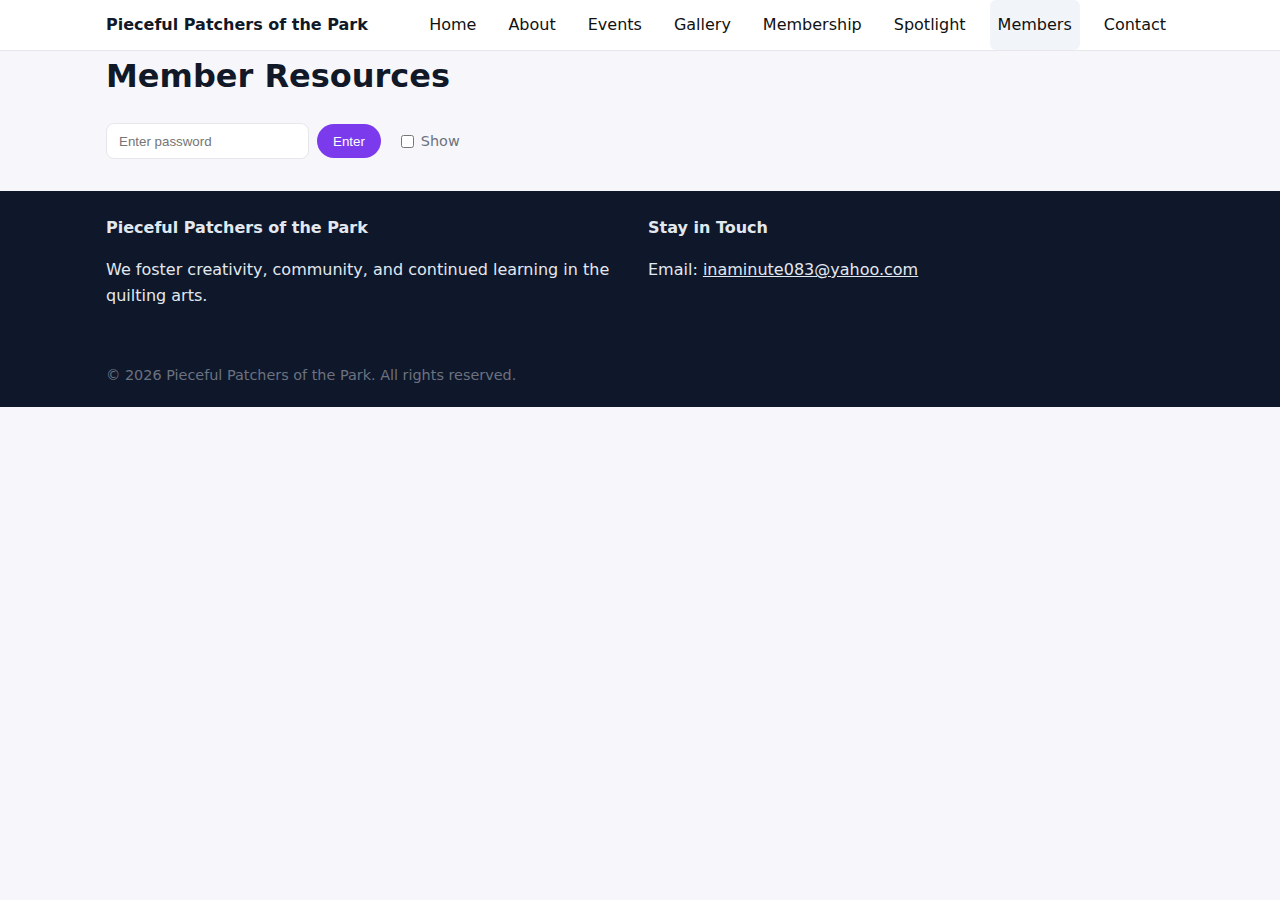
<file: quilt/resources.html>
<!DOCTYPE html>
<html lang="en">
<head>
  <meta charset="UTF-8" />
  <meta name="viewport" content="width=device-width, initial-scale=1.0" />
  <title>Member Resources</title>
  <link rel="icon" href="assets/img/favicon.svg" type="image/svg+xml" />
  <link rel="preconnect" href="https://fonts.googleapis.com">
  <link rel="preconnect" href="https://fonts.gstatic.com" crossorigin>
  <link href="https://fonts.googleapis.com/css2?family=Inter:wght@400;600;700&display=swap" rel="stylesheet">
  <link rel="stylesheet" href="assets/css/styles.css" />
</head>
<body>
  <header class="site-header">
    <div class="container flex between center">
      <a class="logo" href="index.html">Pieceful Patchers of the Park</a>
      <button class="nav-toggle" aria-label="Open Menu" aria-expanded="false">☰</button>
      <nav class="site-nav" aria-label="Main Navigation">
        <ul>
          <li><a href="index.html">Home</a></li>
          <li><a href="about.html">About</a></li>
          <li><a href="events.html">Events</a></li>
          <li><a href="gallery.html">Gallery</a></li>
          <li><a href="membership.html">Membership</a></li>
          <li><a href="spotlight.html">Spotlight</a></li>
          <li><a class="active" href="index.html#members-heading">Members</a></li>
          <li><a href="contact.html">Contact</a></li>
        </ul>
      </nav>
    </div>
  </header>

  <main class="container page">
    <h1>Member Resources</h1>
    <div class="gate" id="members-gate" style="margin-bottom: .75rem;">
      <label for="members-password" class="sr-only">Password</label>
      <input type="password" id="members-password" placeholder="Enter password" aria-label="Members password" />
      <button class="btn primary" id="members-enter" type="button">Enter</button>
      <label class="tiny" style="display:inline-flex; align-items:center; gap:.25rem; margin-left:.5rem;">
        <input type="checkbox" id="members-show" aria-label="Show password" /> Show
      </label>
      <span id="members-caps" class="tiny" style="color:#92400e; display:none; margin-left:.5rem;">Caps Lock is ON</span>
      <span id="members-error" class="tiny" style="color:#c2410c; display:none; margin-left:.5rem;">Incorrect password. Please try again.</span>
    </div>
    <div class="content hidden" id="members-content">
      <div id="resources-list" class="grid two"></div>
      <div style="margin-top:.75rem;">
        <button class="btn" id="members-logout" type="button">Logout</button>
      </div>
    </div>
  </main>

  <footer class="site-footer">
    <div class="container grid two">
      <div>
        <h4>Pieceful Patchers of the Park</h4>
        <p>We foster creativity, community, and continued learning in the quilting arts.</p>
      </div>
      <div>
        <h4>Stay in Touch</h4>
        <p>Email: <a href="mailto:inaminute083@yahoo.com">inaminute083@yahoo.com</a></p>
      </div>
    </div>
    <div class="container tiny">© <span id="year"></span> Pieceful Patchers of the Park. All rights reserved.</div>
  </footer>

  <script src="assets/js/main.js"></script>
</body>
</html>
</file>
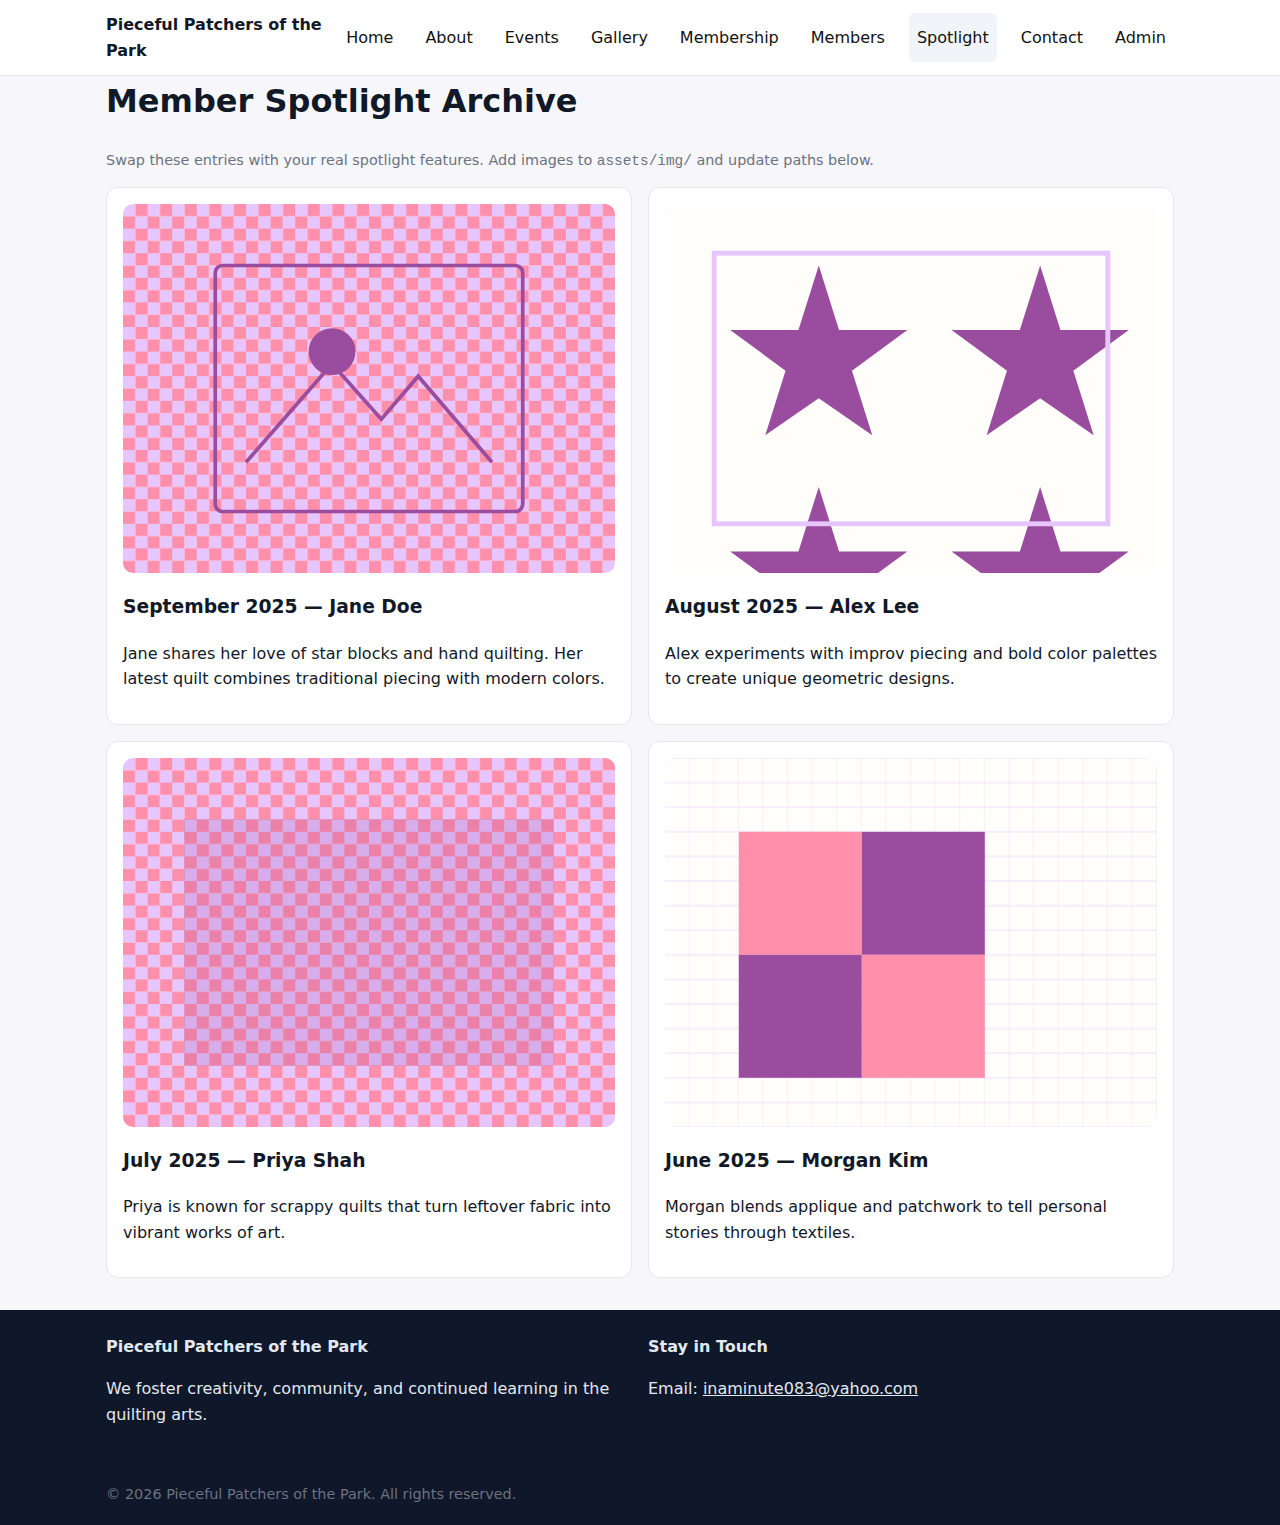
<file: quilt/spotlight.html>
<!DOCTYPE html>
<html lang="en">
<head>
  <meta charset="UTF-8" />
  <meta name="viewport" content="width=device-width, initial-scale=1.0" />
  <title>Pieceful Patchers of the Park | Spotlight Archive</title>
  <meta name="description" content="Member Spotlight archive for Pieceful Patchers of the Park." />
  <link rel="icon" href="assets/img/favicon.svg" type="image/svg+xml" />
  <meta property="og:type" content="website" />
  <meta property="og:title" content="Spotlight | Pieceful Patchers of the Park" />
  <meta property="og:description" content="Browse recent Member Spotlight features." />
  <meta property="og:image" content="https://piecefulpatchers.com/assets/img/featured2.svg" />
  <meta property="og:url" content="https://piecefulpatchers.com/spotlight.html" />
  <meta name="twitter:card" content="summary_large_image" />
  <link rel="preconnect" href="https://fonts.googleapis.com">
  <link rel="preconnect" href="https://fonts.gstatic.com" crossorigin>
  <link href="https://fonts.googleapis.com/css2?family=Inter:wght@400;600;700&display=swap" rel="stylesheet">
  <link rel="stylesheet" href="assets/css/styles.css" />
</head>
<body>
  <header class="site-header">
    <div class="container flex between center">
      <a class="logo" href="index.html">Pieceful Patchers of the Park</a>
      <button class="nav-toggle" aria-label="Open Menu" aria-expanded="false">☰</button>
      <nav class="site-nav" aria-label="Main Navigation">
        <ul>
          <li><a href="index.html">Home</a></li>
          <li><a href="about.html">About</a></li>
          <li><a href="events.html">Events</a></li>
          <li><a href="gallery.html">Gallery</a></li>
          <li><a href="membership.html">Membership</a></li>
          <li><a href="index.html#members-heading">Members</a></li>
          <li><a class="active" href="spotlight.html">Spotlight</a></li>
          <li><a href="contact.html">Contact</a></li>
          <li><a href="admin/">Admin</a></li>
        </ul>
      </nav>
    </div>
  </header>

  <main class="container page">
    <h1>Member Spotlight Archive</h1>
    <p class="tiny">Swap these entries with your real spotlight features. Add images to <code>assets/img/</code> and update paths below.</p>

    <div class="grid two">
      <article class="card">
        <img src="assets/img/spotlight-placeholder.svg" alt="Spotlight quilt" />
        <h3>September 2025 — Jane Doe</h3>
        <p>Jane shares her love of star blocks and hand quilting. Her latest quilt combines traditional piecing with modern colors.</p>
      </article>
      <article class="card">
        <img src="assets/img/featured2.svg" alt="Spotlight quilt" />
        <h3>August 2025 — Alex Lee</h3>
        <p>Alex experiments with improv piecing and bold color palettes to create unique geometric designs.</p>
      </article>
      <article class="card">
        <img src="assets/img/featured1.svg" alt="Spotlight quilt" />
        <h3>July 2025 — Priya Shah</h3>
        <p>Priya is known for scrappy quilts that turn leftover fabric into vibrant works of art.</p>
      </article>
      <article class="card">
        <img src="assets/img/featured3.svg" alt="Spotlight quilt" />
        <h3>June 2025 — Morgan Kim</h3>
        <p>Morgan blends applique and patchwork to tell personal stories through textiles.</p>
      </article>
    </div>
  </main>

  <footer class="site-footer">
    <div class="container grid two">
      <div>
        <h4>Pieceful Patchers of the Park</h4>
        <p>We foster creativity, community, and continued learning in the quilting arts.</p>
      </div>
      <div>
        <h4>Stay in Touch</h4>
        <p>Email: <a href="mailto:inaminute083@yahoo.com">inaminute083@yahoo.com</a></p>
      </div>
    </div>
    <div class="container tiny">© <span id="year"></span> Pieceful Patchers of the Park. All rights reserved.</div>
  </footer>

  <script src="assets/js/main.js"></script>
</body>
</html>
</file>
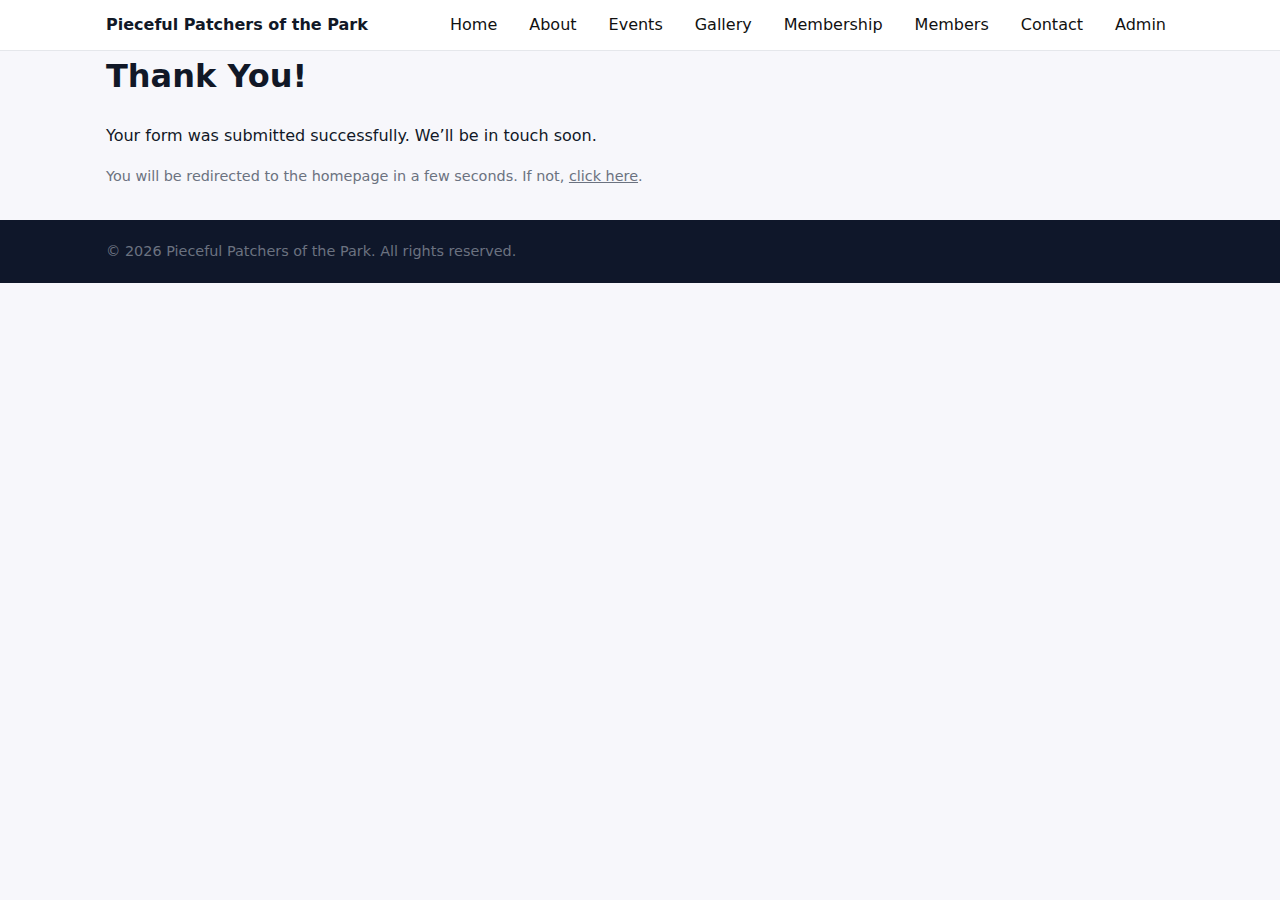
<file: quilt/thank-you.html>
<!DOCTYPE html>
<html lang="en">
<head>
  <meta charset="UTF-8" />
  <meta name="viewport" content="width=device-width, initial-scale=1.0" />
  <title>Pieceful Patchers of the Park | Thank You</title>
  <meta name="description" content="Thanks for contacting Pieceful Patchers of the Park." />
  <link rel="icon" href="assets/img/favicon.svg" type="image/svg+xml" />
  <meta property="og:type" content="website" />
  <meta property="og:title" content="Thank You | Pieceful Patchers of the Park" />
  <meta property="og:description" content="We received your message." />
  <meta property="og:image" content="https://piecefulpatchers.com/assets/img/featured1.svg" />
  <meta property="og:url" content="https://piecefulpatchers.com/thank-you.html" />
  <meta name="twitter:card" content="summary_large_image" />
  <link rel="preconnect" href="https://fonts.googleapis.com">
  <link rel="preconnect" href="https://fonts.gstatic.com" crossorigin>
  <link href="https://fonts.googleapis.com/css2?family=Inter:wght@400;600;700&display=swap" rel="stylesheet">
  <link rel="stylesheet" href="assets/css/styles.css" />
  <meta http-equiv="refresh" content="5; url=index.html" />
</head>
<body>
  <header class="site-header">
    <div class="container flex between center">
      <a class="logo" href="index.html">Pieceful Patchers of the Park</a>
      <nav class="site-nav" aria-label="Main Navigation">
        <ul>
          <li><a href="index.html">Home</a></li>
          <li><a href="about.html">About</a></li>
          <li><a href="events.html">Events</a></li>
          <li><a href="gallery.html">Gallery</a></li>
          <li><a href="membership.html">Membership</a></li>
          <li><a href="index.html#members-heading">Members</a></li>
          <li><a href="contact.html">Contact</a></li>
          <li><a href="admin/">Admin</a></li>
        </ul>
      </nav>
    </div>
  </header>

  <main class="container page">
    <h1>Thank You!</h1>
    <p>Your form was submitted successfully. We’ll be in touch soon.</p>
    <p class="tiny">You will be redirected to the homepage in a few seconds. If not, <a href="index.html">click here</a>.</p>
  </main>

  <footer class="site-footer">
    <div class="container tiny">© <span id="year"></span> Pieceful Patchers of the Park. All rights reserved.</div>
  </footer>
  <script src="assets/js/main.js"></script>
</body>
</html>
</file>
<file: quilt/assets/css/styles.css>
/* Pieceful Patchers Base Styles */
:root{
  --bg:#f7f7fb;
  --text:#111827;
  --muted:#6b7280;
  --card:#ffffff;
  --border:#e5e7eb;
  --primary:#7c3aed;
  --primary-600:#6d28d9;
}

/* Grouped bubbles */
.group-bubble{background:#fff;border:1px solid var(--border);border-radius:16px;padding:1rem;margin:.75rem 0}
.group-bubble h4{margin:.25rem 0 .5rem;font-size:1.05rem}
.group-actions{display:flex;gap:.5rem;flex-wrap:wrap;margin-top:.5rem}
.group-gallery{display:grid;gap:.75rem;grid-template-columns:repeat(auto-fit, minmax(180px,1fr))}
.group-gallery figure{margin:0}
.group-gallery img{border-radius:10px}

/* Hospitality grid */
.hosp-grid{display:grid;gap:1rem;grid-template-columns:repeat(3,minmax(0,1fr))}
@media (max-width:960px){.hosp-grid{grid-template-columns:repeat(2,minmax(0,1fr))}}
@media (max-width:640px){.hosp-grid{grid-template-columns:1fr}}
.hosp-card{background:#fff;border:1px solid var(--border);border-radius:12px;padding:.75rem}
.hosp-card h3{margin:.25rem 0 .5rem;font-size:1rem;text-transform:uppercase;letter-spacing:.02em}
.hosp-card ol{margin:0;padding-left:1.2rem}
.hosp-card li{margin:.15rem 0}

*{box-sizing:border-box}
html,body{margin:0;padding:0}
body{font-family:system-ui,-apple-system,"Segoe UI",Roboto,Inter,Arial,sans-serif;background:var(--bg);color:var(--text);line-height:1.6}
a{color:inherit}

.container{max-width:1100px;margin:0 auto;padding:0 1rem}
.flex{display:flex}
.between{justify-content:space-between}
.center{align-items:center}
.grid{display:grid;gap:1rem}
.grid.two{grid-template-columns:repeat(2,minmax(0,1fr))}
.grid.three{grid-template-columns:repeat(3,minmax(0,1fr))}

.site-header{background:var(--card);border-bottom:1px solid var(--border);position:sticky;top:0;z-index:10}
.site-header .logo{font-weight:700;text-decoration:none;padding:.75rem 0;display:inline-block}
.site-nav ul{list-style:none;margin:0;padding:0;display:flex;gap:1rem}
.site-nav a{display:inline-block;padding:.75rem .5rem;border-radius:6px;text-decoration:none;color:#111}
.site-nav a.active,.site-nav a:hover{background:#f1f5f9}
.nav-toggle{display:none}

@media (max-width: 760px){
  .nav-toggle{display:inline-block;background:var(--card);border:1px solid var(--border);border-radius:6px;padding:.5rem .75rem}
  .site-nav{display:none;position:absolute;right:1rem;top:3.25rem;background:var(--card);border:1px solid var(--border);border-radius:8px;box-shadow:0 10px 30px rgba(0,0,0,.05)}
  .site-nav.open{display:block}
  .site-nav ul{flex-direction:column}
}

main{padding:2rem 0}

.hero{padding:3rem 0;background:linear-gradient(180deg, #fafafa, #f3f4f6)}
.hero h1{font-size:clamp(1.6rem, 2.5vw + 1rem, 2.6rem);line-height:1.2;margin:0}
.hero p{color:var(--muted);max-width:60ch}

.btn{display:inline-block;background:#111;color:#fff;border-radius:999px;padding:.6rem 1rem;text-decoration:none;border:0;cursor:pointer}
.btn.primary{background:var(--primary)}
.btn.primary:hover{background:var(--primary-600)}

.featured h2,.members h2{margin-top:0}
.featured .featured-grid{display:grid;gap:1rem;grid-template-columns:repeat(auto-fit, minmax(220px, 1fr))}
.card{background:var(--card);border:1px solid var(--border);border-radius:12px;padding:1rem}
.card img{display:block;width:100%;height:auto;border-radius:10px}

/* Featured slideshow */
.featured-slideshow{position:relative;display:flex;align-items:center;justify-content:center;gap:.5rem}
.featured-slideshow img{max-height:360px;object-fit:cover}
.featured-slideshow .slide-nav{position:absolute;top:50%;transform:translateY(-50%);background:rgba(17,17,17,.8);color:#fff;border:0;border-radius:999px;width:36px;height:36px;display:flex;align-items:center;justify-content:center;cursor:pointer}
.featured-slideshow .slide-nav.prev{left:8px}
.featured-slideshow .slide-nav.next{right:8px}
.featured-slideshow figcaption{margin-top:.25rem;text-align:center}

.features.container.grid.three .card h3{margin:.25rem 0}

.split{display:grid;gap:2rem;grid-template-columns:1.2fr .8fr;align-items:start}
@media (max-width: 860px){.split{grid-template-columns:1fr}}

.list{padding-left:1.2rem}
.tiny{font-size:.9rem;color:var(--muted)}
.notice{background:#fff;border:1px solid var(--border);border-radius:8px;padding:1rem}

.site-footer{background:#0f172a;color:#e2e8f0;margin-top:2rem}
.site-footer a{color:#e2e8f0}
.site-footer h4{margin:.25rem 0}
.site-footer .container{padding:1.25rem 1rem}

.page h1{margin-top:0}
.events{display:grid;gap:1rem}
.event{background:var(--card);border:1px solid var(--border);border-radius:10px;padding:1rem}

.gate{display:flex;gap:.5rem;align-items:center}
.gate input{padding:.6rem .75rem;border-radius:8px;border:1px solid var(--border)}
.content.hidden{display:none}

.dropzone{margin-top:.5rem;border:2px dashed var(--border);border-radius:10px;padding:1rem;text-align:center;background:#fafafa}
.dropzone.drag{background:#eef2ff;border-color:#c7d2fe}

/* Accessibility helpers */
.sr-only{position:absolute;width:1px;height:1px;padding:0;margin:-1px;overflow:hidden;clip:rect(0,0,0,0);white-space:nowrap;border:0}

/* Tabs (members-only sections) */
.tabs{margin-top:1rem}
.tabs-nav{display:flex;gap:.5rem;flex-wrap:wrap;margin-bottom:.75rem}
.tabs-nav button{appearance:none;background:#fff;border:1px solid var(--border);border-radius:999px;padding:.4rem .9rem;cursor:pointer}
.tabs-nav button[aria-selected="true"], .tabs-nav button:hover{background:#111;color:#fff;border-color:#111}
.tabs-content{border:1px solid var(--border);border-radius:12px;background:#fff;padding:1rem}
.tab-panel{display:none}
.tab-panel.active{display:block}
.panel-header{display:flex;align-items:center;justify-content:space-between;gap:.75rem;margin-bottom:.5rem}
.panel-gallery{display:grid;gap:.75rem;grid-template-columns:repeat(3,minmax(0,1fr))}
@media (max-width:760px){.panel-gallery{grid-template-columns:repeat(2,minmax(0,1fr))}}
.panel-gallery figure{margin:0}
.panel-gallery figcaption{margin-top:.25rem}
.panel-actions{display:flex;gap:.5rem;flex-wrap:wrap;margin:.75rem 0}
.panel-files ul{margin:.25rem 0 0 1rem}

/* Print optimizations */
@media print{
  body{background:#fff;color:#000}
  .site-header,.site-footer,.nav-toggle,.gate,#res-locked,.tabs-nav,.btn,.dropzone{display:none !important}
  .container{max-width:100%;padding:0}
  .card{border:0;padding:0}
  .panel-gallery{grid-template-columns:repeat(2,minmax(0,1fr))}
  .tab-panel{display:block !important}
  /* When printing a single panel, hide others */
  body.printing-panel #member-sections .tab-panel{display:none !important}
  body.printing-panel #member-sections .tab-panel.print-target{display:block !important}
  img{page-break-inside:avoid}
}
</file>
